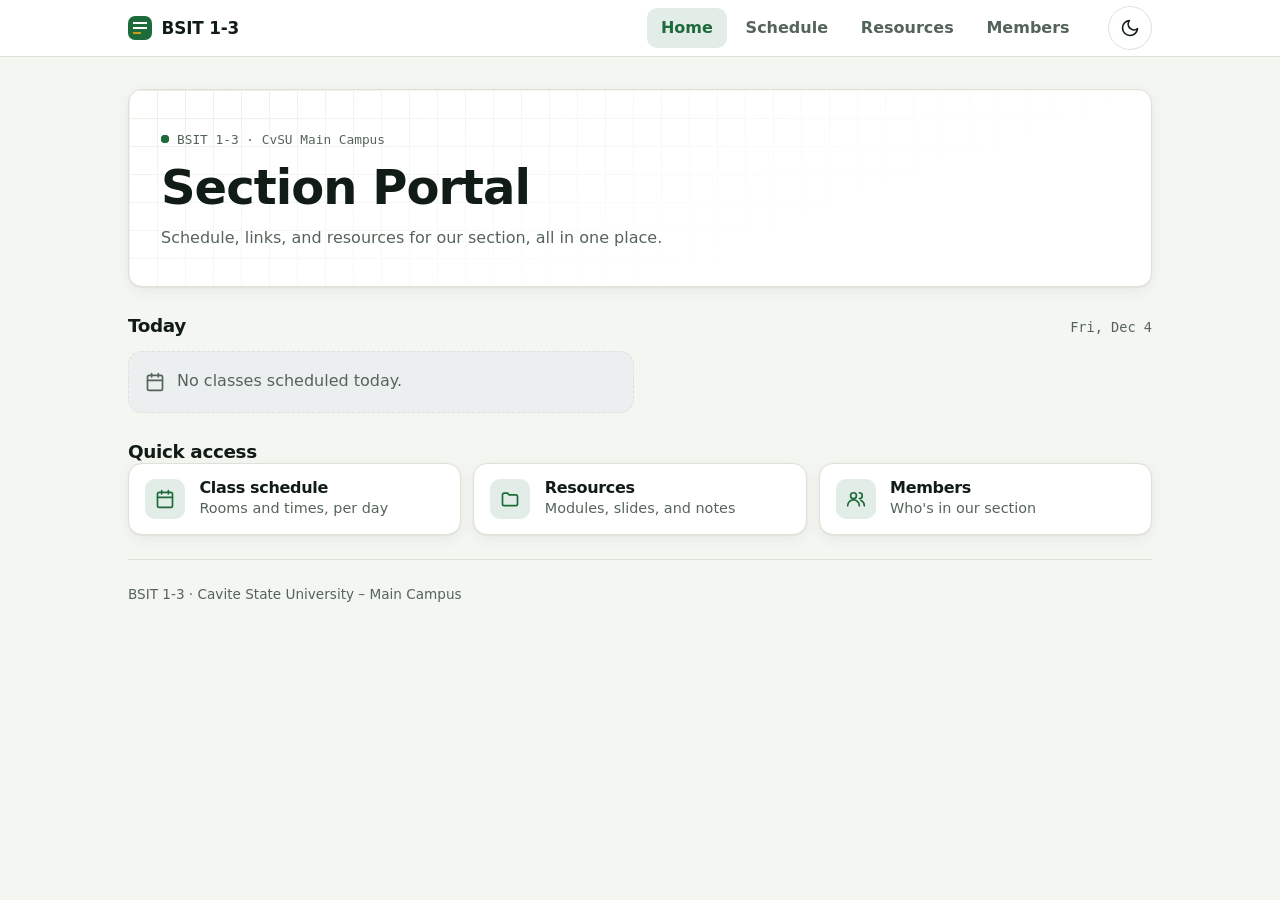
<file: index.html>
<!DOCTYPE html>
<html lang="en">
<head>
  <meta charset="UTF-8">
  <meta name="viewport" content="width=device-width, initial-scale=1, viewport-fit=cover">
  <title>Home · BSIT 1-3 Portal</title>
  <meta name="description" content="Class schedule, links, and resources for BSIT 1-3, Cavite State University.">
  <meta name="theme-color" content="#f4f6f1">
  <link rel="icon" href="assets/favicon.svg" type="image/svg+xml">
  <script>
    try {
      var t = localStorage.getItem("theme") || (matchMedia("(prefers-color-scheme: dark)").matches ? "dark" : "light");
      document.documentElement.setAttribute("data-theme", t);
    } catch (e) {}
  </script>
  <link rel="stylesheet" href="css/style.css">
</head>
<body>
  <a class="skip-link" href="#main">Skip to content</a>

  <header class="top">
    <div class="top-inner">
      <a class="brand" href="#/home" aria-label="BSIT 1-3 Portal home">
        <span class="brand-mark" aria-hidden="true"></span>
        <span>BSIT 1-3</span>
      </a>
      <nav class="top-nav" aria-label="Primary">
        <a href="#/home" data-route="home">Home</a>
        <a href="#/schedule" data-route="schedule">Schedule</a>
        <a href="#/resources" data-route="resources">Resources</a>
        <a href="#/members" data-route="members">Members</a>
      </nav>
      <button id="theme-toggle" class="icon-btn" type="button" aria-label="Switch theme"></button>
    </div>
  </header>

  <main id="main">
    <!-- HOME -->
    <section class="view" data-view="home" aria-labelledby="home-title">
      <div class="hero">
        <p class="eyebrow"><span class="dot" aria-hidden="true"></span>BSIT 1-3 · CvSU Main Campus</p>
        <h1 id="home-title" tabindex="-1">Section Portal</h1>
        <p class="lead">Schedule, links, and resources for our section, all in one place.</p>
      </div>

      <section class="block" aria-labelledby="today-title">
        <div class="block-head">
          <h2 id="today-title">Today</h2>
          <span id="today-date" class="mono muted"></span>
        </div>
        <ul id="today-list" class="class-list"></ul>
      </section>

      <section class="block" aria-labelledby="quick-title">
        <h2 id="quick-title">Quick access</h2>
        <div id="quick-list" class="grid"></div>
      </section>
    </section>

    <!-- SCHEDULE -->
    <section class="view" data-view="schedule" aria-labelledby="schedule-title" hidden>
      <h1 id="schedule-title" class="page-title" tabindex="-1">Class schedule</h1>

      <div class="search">
        <label class="sr-only" for="schedule-search">Search the schedule</label>
        <span class="search-icon" data-icon="search" aria-hidden="true"></span>
        <input id="schedule-search" type="search" placeholder="Search course, room, day, or time" autocomplete="off" enterkeyhint="search">
      </div>

      <div id="day-nav" class="day-nav" role="group" aria-label="Choose a day"></div>

      <div class="block-head">
        <h2 id="list-title"></h2>
        <span id="list-meta" class="mono muted" aria-live="polite"></span>
      </div>
      <ul id="schedule-list" class="class-list"></ul>
    </section>

    <!-- RESOURCES -->
    <section class="view" data-view="resources" aria-labelledby="resources-title" hidden>
      <h1 id="resources-title" class="page-title" tabindex="-1">Resources</h1>
      <div id="resource-list" class="grid"></div>
    </section>

    <!-- MEMBERS -->
    <section class="view" data-view="members" aria-labelledby="members-title" hidden>
      <h1 id="members-title" class="page-title" tabindex="-1">Members</h1>
      <div id="member-list" class="grid"></div>
    </section>
  </main>

  <footer class="footer">
    <p>BSIT 1-3 · Cavite State University – Main Campus</p>
  </footer>

  <nav class="bottom-nav" aria-label="Primary">
    <a class="bn-item" href="#/home" data-route="home"><span class="bn-icon" data-icon="home" aria-hidden="true"></span><span class="bn-label">Home</span></a>
    <a class="bn-item" href="#/schedule" data-route="schedule"><span class="bn-icon" data-icon="calendar" aria-hidden="true"></span><span class="bn-label">Schedule</span></a>
    <a class="bn-item" href="#/resources" data-route="resources"><span class="bn-icon" data-icon="folder" aria-hidden="true"></span><span class="bn-label">Resources</span></a>
    <a class="bn-item" href="#/members" data-route="members"><span class="bn-icon" data-icon="users" aria-hidden="true"></span><span class="bn-label">Members</span></a>
  </nav>

  <script src="js/script.js" defer></script>
</body>
</html>
</file>
<file: css/style.css>
/* ===== Tokens ===== */
:root {
  color-scheme: light;
  --bg: #f4f6f1;
  --surface: #ffffff;
  --surface-2: #eceff0;
  --glass: rgba(255, 255, 255, 0.94);
  --ink: #121c16;
  --muted: #55645a;
  --accent: #1d6a3a;
  --accent-soft: rgba(29, 106, 58, 0.12);
  --on-accent: #ffffff;
  --gold: #c99a1c;
  --line: #dce2d6;
  --shadow: 0 1px 2px rgba(16, 32, 22, 0.06), 0 4px 16px rgba(16, 32, 22, 0.05);

  --radius: 14px;
  --radius-sm: 10px;
  --nav-h: 3.75rem;
  --t: 250ms;

  --font: system-ui, -apple-system, "Segoe UI", Roboto, "Helvetica Neue", sans-serif;
  --mono: ui-monospace, "SFMono-Regular", "Cascadia Mono", Menlo, Consolas, monospace;
}
[data-theme="dark"] {
  color-scheme: dark;
  --bg: #0b130e;
  --surface: #121e16;
  --surface-2: #182a1f;
  --glass: rgba(18, 30, 22, 0.94);
  --ink: #e6eee8;
  --muted: #97ab9d;
  --accent: #5fbf86;
  --accent-soft: rgba(95, 191, 134, 0.16);
  --on-accent: #0b130e;
  --gold: #e2b43c;
  --line: #233629;
  --shadow: 0 1px 2px rgba(0, 0, 0, 0.4), 0 4px 16px rgba(0, 0, 0, 0.25);
}

/* ===== Theme transition (class is added by JS only while switching) ===== */
.theme-transition,
.theme-transition *,
.theme-transition *::before,
.theme-transition *::after {
  transition: background-color var(--t) ease, color var(--t) ease, border-color var(--t) ease,
    fill var(--t) ease, stroke var(--t) ease, box-shadow var(--t) ease !important;
}

/* ===== Base ===== */
*, *::before, *::after { box-sizing: border-box; }
html { -webkit-text-size-adjust: 100%; scroll-padding-top: 5rem; }
body {
  margin: 0;
  min-height: 100vh;
  padding-bottom: calc(var(--nav-h) + env(safe-area-inset-bottom, 0px) + 1rem);
  background: var(--bg);
  color: var(--ink);
  font: 1rem/1.55 var(--font);
  -webkit-tap-highlight-color: transparent;
  overflow-x: hidden;
}
h1, h2, h3, p { margin: 0; }
h1, h2, h3 { letter-spacing: -0.02em; line-height: 1.2; }
h1 { font-size: clamp(1.9rem, 8vw, 3rem); font-weight: 750; }
h2 { font-size: 1.15rem; font-weight: 650; }
a { color: var(--accent); }
.muted { color: var(--muted); }
.mono { font-family: var(--mono); font-size: 0.85rem; }
:focus-visible { outline: 3px solid var(--accent); outline-offset: 2px; border-radius: 6px; }
[tabindex="-1"]:focus { outline: none; }

.sr-only {
  position: absolute; width: 1px; height: 1px; margin: -1px; padding: 0;
  overflow: hidden; clip: rect(0 0 0 0); white-space: nowrap; border: 0;
}
.skip-link {
  position: fixed; top: 0.5rem; left: 0.5rem; z-index: 100;
  padding: 0.6rem 1rem; border-radius: var(--radius-sm);
  background: var(--accent); color: var(--on-accent);
  transform: translateY(-200%);
}
.skip-link:focus { transform: none; }

main, .top-inner, .footer {
  width: min(100% - 2rem, 64rem);
  margin-inline: auto;
}
main { padding-block: 1.25rem 1rem; }

/* ===== Header ===== */
.top {
  position: sticky; top: 0; z-index: 20;
  padding-top: env(safe-area-inset-top, 0px);
  background: var(--glass);
  -webkit-backdrop-filter: blur(12px);
  backdrop-filter: blur(12px);
  border-bottom: 1px solid var(--line);
}
.top-inner { display: flex; align-items: center; justify-content: space-between; gap: 1rem; min-height: 3.5rem; }
.brand { display: inline-flex; align-items: center; gap: 0.6rem; color: var(--ink); text-decoration: none; font: 700 1.05rem var(--font); letter-spacing: -0.01em; }
.brand-mark {
  width: 1.5rem; height: 1.5rem; border-radius: 7px;
  background:
    linear-gradient(var(--on-accent), var(--on-accent)) 5px 6px / 14px 2px no-repeat,
    linear-gradient(var(--on-accent), var(--on-accent)) 5px 11px / 14px 2px no-repeat,
    linear-gradient(var(--gold), var(--gold)) 5px 16px / 8px 2px no-repeat,
    var(--accent);
}
.top-nav { display: none; }

.icon-btn {
  display: grid; place-items: center;
  width: 2.75rem; height: 2.75rem;
  background: var(--surface); color: var(--ink);
  border: 1px solid var(--line); border-radius: 50%;
  cursor: pointer;
  transition: transform 120ms ease, border-color var(--t) ease;
}
.icon-btn:hover { border-color: var(--accent); }
.icon-btn:active { transform: scale(0.92); }
.icon-btn svg { animation: icon-pop 260ms ease-out; }

svg.i { width: 1.25rem; height: 1.25rem; fill: none; stroke: currentColor; stroke-width: 2; stroke-linecap: round; stroke-linejoin: round; flex: none; }

/* ===== Views and page transition ===== */
.view { animation: view-in 220ms ease-out both; }
.view[hidden] { display: none; }
@keyframes view-in { from { opacity: 0; transform: translateY(8px); } to { opacity: 1; transform: none; } }
@keyframes icon-pop { from { opacity: 0; transform: scale(0.7) rotate(-30deg); } to { opacity: 1; transform: none; } }

.page-title { margin-bottom: 1.25rem; }
.block { margin-top: 1.75rem; }
.block-head { display: flex; align-items: baseline; justify-content: space-between; gap: 1rem; margin-bottom: 0.75rem; }

/* ===== Hero ===== */
.hero {
  position: relative; isolation: isolate; overflow: hidden;
  padding: 1.5rem 1.25rem;
  background: var(--surface);
  border: 1px solid var(--line); border-radius: var(--radius);
  box-shadow: var(--shadow);
}
.hero::before {
  content: ""; position: absolute; inset: 0; z-index: -1; opacity: 0.55;
  background-image:
    linear-gradient(var(--line) 1px, transparent 1px),
    linear-gradient(90deg, var(--line) 1px, transparent 1px);
  background-size: 28px 28px;
  -webkit-mask-image: linear-gradient(160deg, #000 0%, transparent 70%);
  mask-image: linear-gradient(160deg, #000 0%, transparent 70%);
}
.eyebrow { display: inline-flex; align-items: center; gap: 0.5rem; margin-bottom: 0.75rem; font: 0.8rem var(--mono); color: var(--muted); }
.dot { position: relative; width: 0.5rem; height: 0.5rem; border-radius: 50%; background: var(--accent); }
.dot::after { content: ""; position: absolute; inset: 0; border-radius: 50%; background: var(--accent); animation: ping 2.4s ease-out infinite; }
@keyframes ping { 0% { transform: scale(1); opacity: 0.6; } 80%, 100% { transform: scale(3); opacity: 0; } }
.lead { margin-top: 0.6rem; max-width: 34rem; color: var(--muted); }

/* ===== Cards (links) ===== */
.grid { display: grid; gap: 0.75rem; grid-template-columns: 1fr; }
.card {
  display: flex; gap: 0.9rem; align-items: center;
  min-height: 4.25rem; padding: 0.9rem 1rem;
  background: var(--surface); color: var(--ink);
  border: 1px solid var(--line); border-radius: var(--radius);
  box-shadow: var(--shadow);
  text-decoration: none;
  transition: transform 120ms ease, border-color var(--t) ease;
}
a.card:hover { border-color: var(--accent); }
a.card:active { transform: scale(0.985); }
.card .icon { display: grid; place-items: center; flex: none; width: 2.5rem; height: 2.5rem; border-radius: var(--radius-sm); background: var(--accent-soft); color: var(--accent); }
.card h3 { font-size: 1rem; font-weight: 650; }
.card p { color: var(--muted); font-size: 0.9rem; }

/* ===== Search ===== */
.search { position: relative; margin-bottom: 1.25rem; }
.search-icon { position: absolute; top: 50%; left: 0.9rem; transform: translateY(-50%); color: var(--muted); display: grid; pointer-events: none; }
.search input {
  width: 100%; height: 3rem; padding: 0 1rem 0 2.75rem;
  background: var(--surface); color: var(--ink);
  border: 1px solid var(--line); border-radius: var(--radius);
  font: inherit; font-size: 1rem; /* 16px avoids iOS zoom on focus */
  -webkit-appearance: none; appearance: none;
  transition: border-color var(--t) ease, box-shadow var(--t) ease;
}
.search input::placeholder { color: var(--muted); opacity: 1; }
.search input:focus { outline: none; border-color: var(--accent); box-shadow: 0 0 0 3px var(--accent-soft); }

/* ===== Day navigation ===== */
.day-nav { display: grid; grid-template-columns: repeat(5, 1fr); gap: 0.4rem; margin-bottom: 1.75rem; }
.day-btn {
  display: flex; flex-direction: column; align-items: center; justify-content: center; gap: 0.1rem;
  min-height: 3.25rem; padding: 0.35rem 0.1rem;
  background: var(--surface); color: var(--ink);
  border: 1px solid var(--line); border-radius: var(--radius-sm);
  font: inherit; cursor: pointer;
  transition: transform 120ms ease, background-color var(--t) ease, border-color var(--t) ease;
}
.day-btn:active { transform: scale(0.95); }
.day-btn .d-name { font-weight: 650; font-size: 0.95rem; }
.day-btn .d-count { font: 0.72rem var(--mono); color: var(--muted); }
.day-btn[aria-pressed="true"] { background: var(--accent); border-color: var(--accent); color: var(--on-accent); }
.day-btn[aria-pressed="true"] .d-count { color: inherit; opacity: 0.85; }
.day-btn.is-today .d-name::after { content: "•"; margin-left: 0.15rem; }
.day-nav.is-searching .day-btn[aria-pressed="true"] { background: var(--surface); color: var(--ink); border-color: var(--line); }
.day-nav.is-searching .day-btn[aria-pressed="true"] .d-count { color: var(--muted); }

/* ===== Class cards ===== */
.class-list { list-style: none; margin: 0; padding: 0; display: grid; gap: 0.75rem; }
.class-card {
  position: relative; display: grid; gap: 0.35rem;
  padding: 1rem 1rem 1rem 1.15rem;
  background: var(--surface);
  border: 1px solid var(--line); border-radius: var(--radius);
  box-shadow: var(--shadow);
  overflow: hidden;
}
.class-card::before { content: ""; position: absolute; inset: 0 auto 0 0; width: 4px; background: var(--line); }
.class-card.is-now::before { background: var(--gold); }
.cc-top { display: flex; align-items: center; justify-content: space-between; gap: 0.75rem; }
.cc-code { font: 700 1.4rem var(--mono); letter-spacing: -0.02em; }
.cc-day { font: 0.78rem var(--mono); color: var(--muted); text-transform: uppercase; letter-spacing: 0.04em; }
.badge { padding: 0.15rem 0.55rem; border: 1px solid var(--gold); border-radius: 999px; font: 700 0.72rem var(--mono); text-transform: uppercase; letter-spacing: 0.04em; color: var(--ink); background: transparent; }
.cc-meta { display: flex; align-items: center; gap: 0.5rem; color: var(--ink); font-size: 0.95rem; }
.cc-meta svg { color: var(--muted); width: 1.05rem; height: 1.05rem; }
.cc-room.is-none { color: var(--muted); font-style: italic; }
.cc-time { font-family: var(--mono); font-size: 0.9rem; }

.empty {
  display: flex; align-items: center; gap: 0.75rem;
  padding: 1.1rem 1rem;
  background: var(--surface-2); color: var(--muted);
  border: 1px dashed var(--line); border-radius: var(--radius);
}

/* ===== Footer ===== */
.footer { padding-block: 1.5rem; color: var(--muted); font-size: 0.85rem; border-top: 1px solid var(--line); }

/* ===== Bottom navigation (phones) ===== */
.bottom-nav {
  position: fixed; inset: auto 0 0 0; z-index: 30;
  display: grid; grid-template-columns: repeat(4, 1fr);
  height: calc(var(--nav-h) + env(safe-area-inset-bottom, 0px));
  padding: 0 env(safe-area-inset-right, 0px) env(safe-area-inset-bottom, 0px) env(safe-area-inset-left, 0px);
  background: var(--glass);
  -webkit-backdrop-filter: blur(14px);
  backdrop-filter: blur(14px);
  border-top: 1px solid var(--line);
}
.bn-item {
  display: flex; flex-direction: column; align-items: center; justify-content: center; gap: 0.15rem;
  min-width: 0; color: var(--muted); text-decoration: none;
  font-size: 0.72rem; font-weight: 600;
}
.bn-icon { position: relative; display: grid; place-items: center; width: 3.25rem; height: 1.9rem; transition: transform 120ms ease, color var(--t) ease; }
.bn-icon::before {
  content: ""; position: absolute; inset: 0; border-radius: 999px;
  background: var(--accent-soft);
  opacity: 0; transform: scaleX(0.4);
  transition: opacity 200ms ease, transform 200ms ease;
}
.bn-icon svg { position: relative; }
.bn-item:active .bn-icon { transform: scale(0.9); }
.bn-item[aria-current="page"] { color: var(--accent); }
.bn-item[aria-current="page"] .bn-icon::before { opacity: 1; transform: none; }

/* ===== Tablet and up ===== */
@media (min-width: 768px) {
  body { padding-bottom: 0; }
  .bottom-nav { display: none; }
  .top-nav { display: flex; gap: 0.25rem; margin-left: auto; margin-right: 0.5rem; }
  .top-nav a {
    position: relative; padding: 0.5rem 0.9rem; border-radius: var(--radius-sm);
    color: var(--muted); text-decoration: none; font-weight: 600;
    transition: color var(--t) ease, background-color var(--t) ease;
  }
  .top-nav a:hover { color: var(--ink); background: var(--surface-2); }
  .top-nav a[aria-current="page"] { color: var(--accent); background: var(--accent-soft); }
  main { padding-block: 2rem 1.5rem; }
  .hero { padding: 2.25rem 2rem; }
  .grid { grid-template-columns: repeat(2, 1fr); }
  .class-list { grid-template-columns: repeat(2, 1fr); }
  .day-nav { max-width: 34rem; }
}
@media (min-width: 1024px) {
  .grid { grid-template-columns: repeat(3, 1fr); }
  .card { transition: transform 150ms ease, border-color var(--t) ease; }
  a.card:hover { transform: translateY(-2px); }
}

/* ===== Reduced motion ===== */
@media (prefers-reduced-motion: reduce) {
  *, *::before, *::after {
    animation-duration: 0.01ms !important;
    animation-iteration-count: 1 !important;
    transition-duration: 0.01ms !important;
    scroll-behavior: auto !important;
  }
  .dot::after { display: none; }
}
</file>
